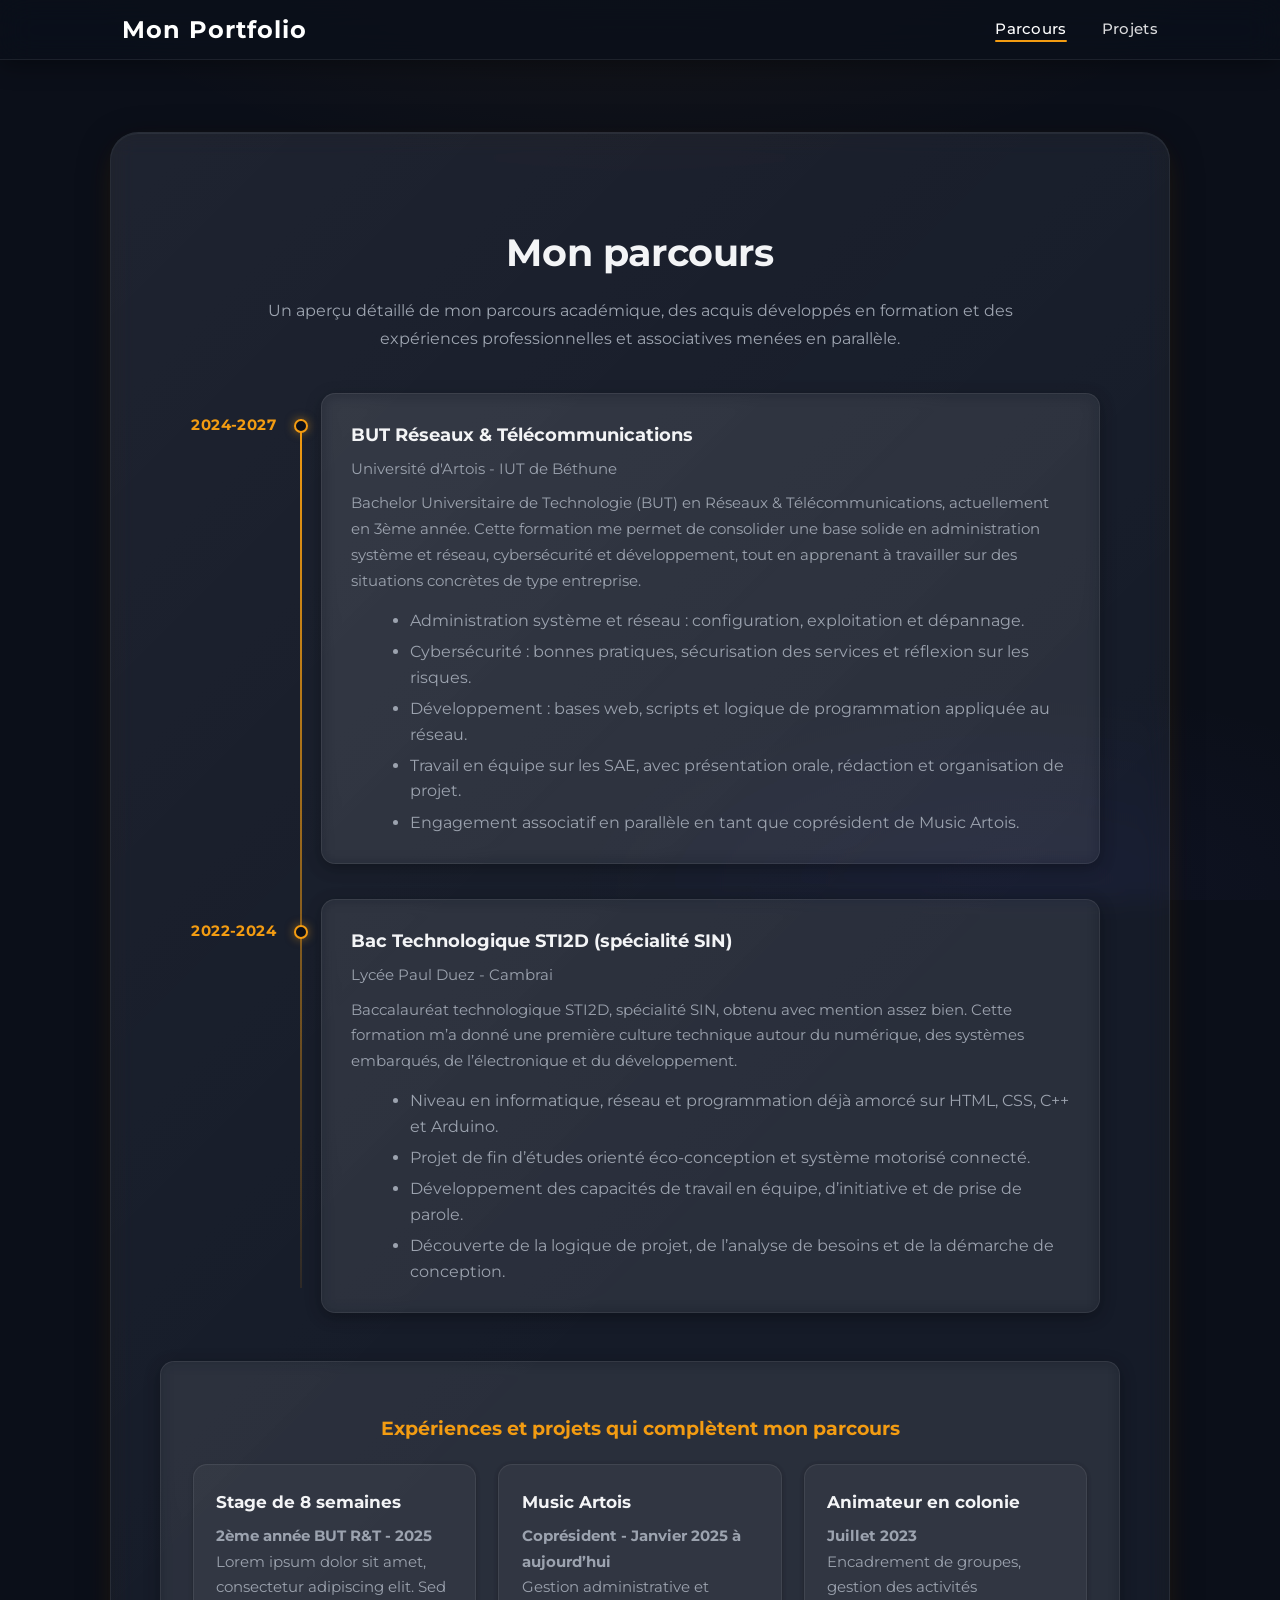
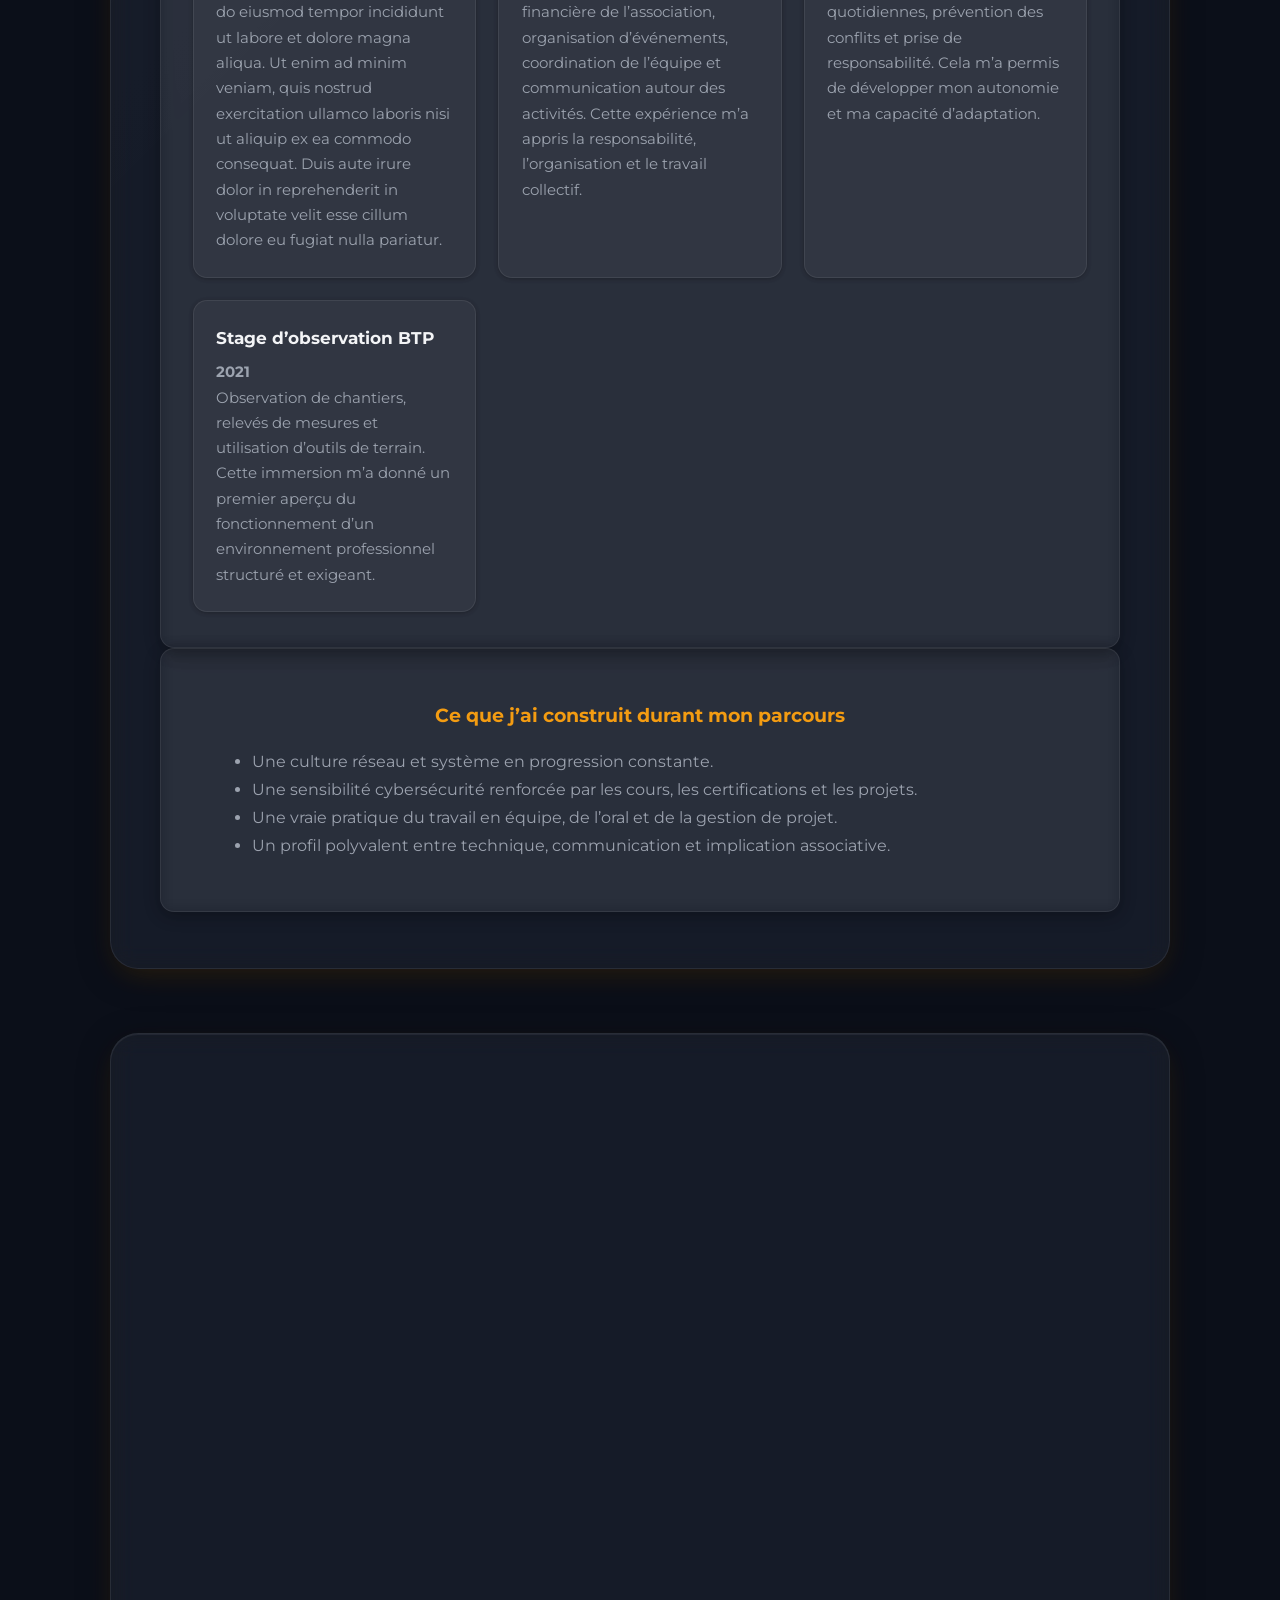
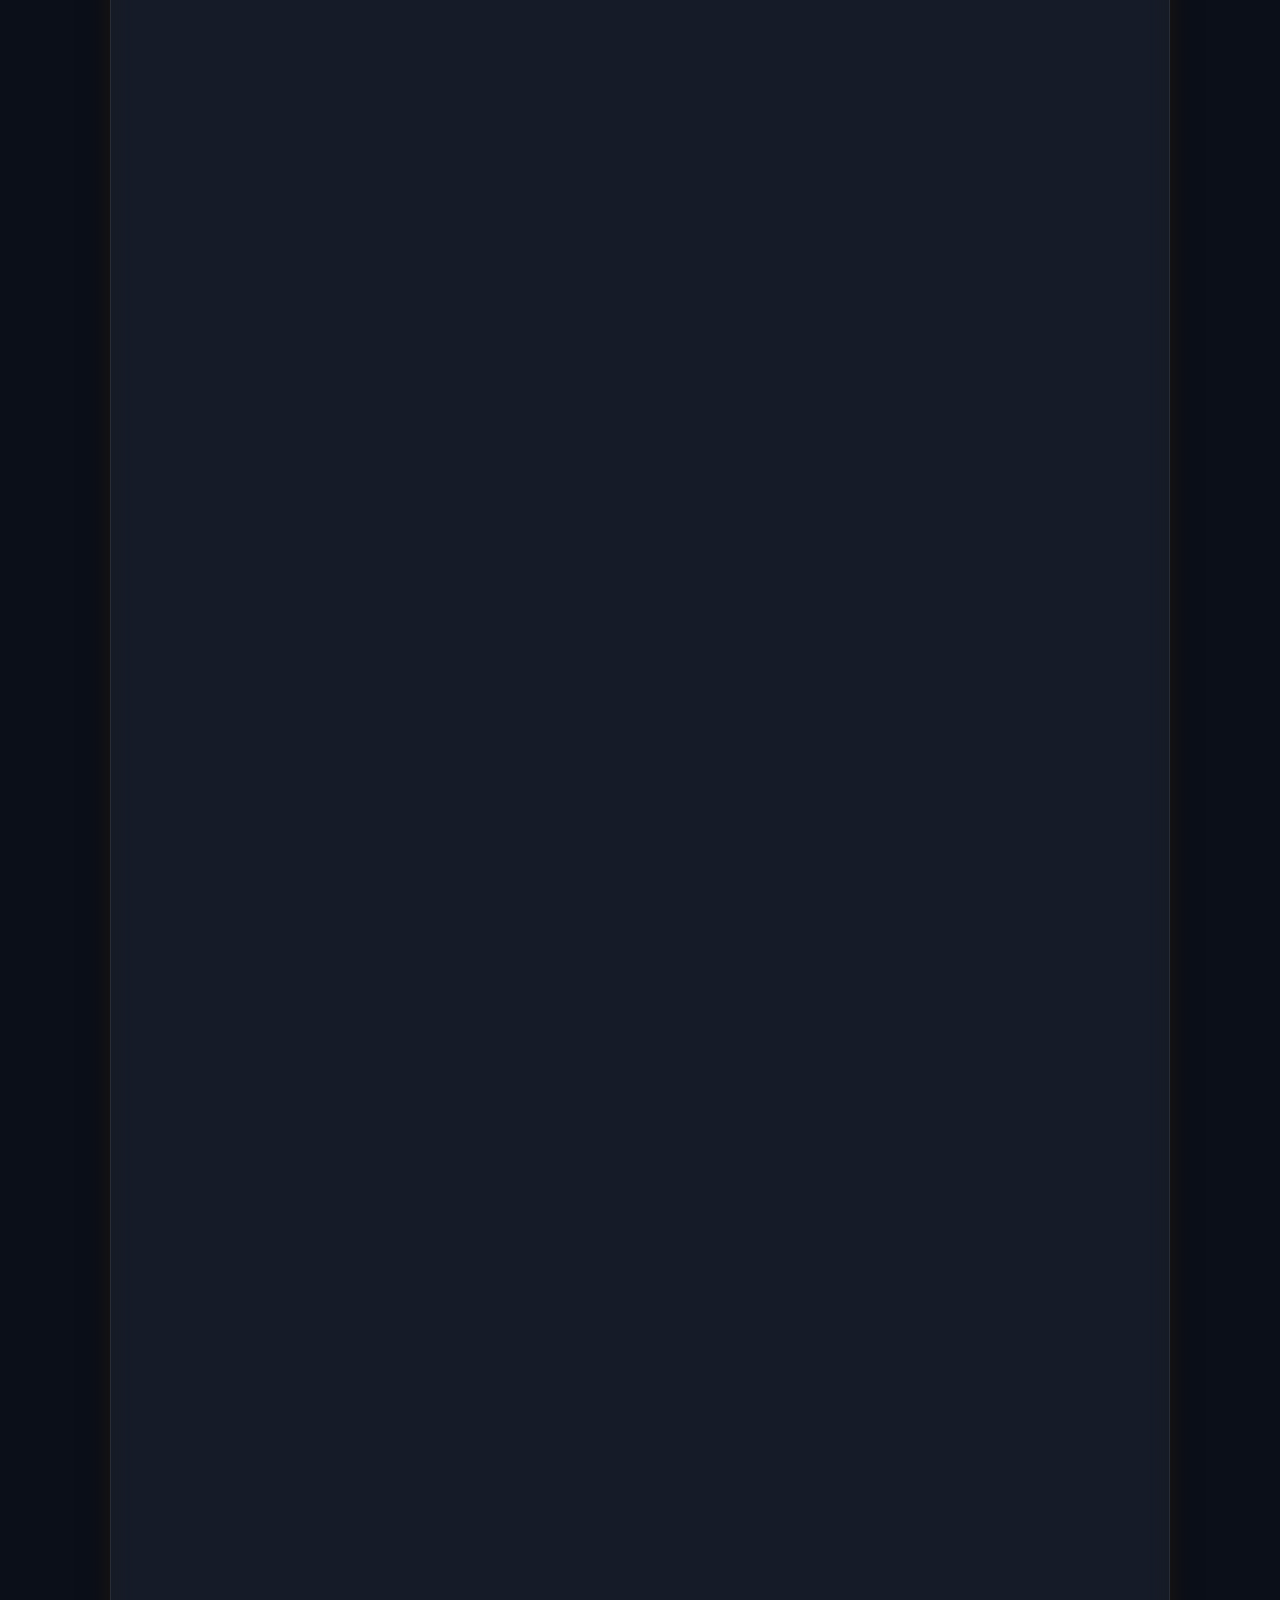
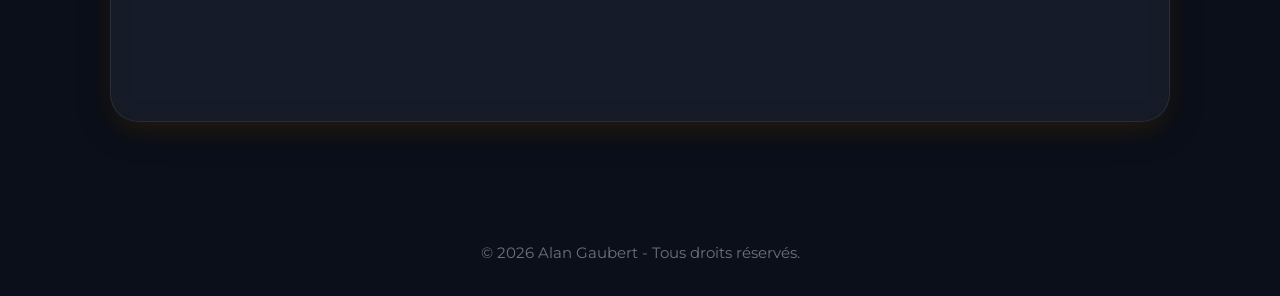
<file: parcours.html>
<!DOCTYPE html>
<html lang="fr">
  <head>
    <meta charset="UTF-8" />
    <meta name="viewport" content="width=device-width, initial-scale=1.0" />
    <title>Parcours &amp; Compétences | Alan Gaubert - BUT R&amp;T</title>
    <meta name="description" content="Parcours académique, expériences professionnelles (stage, engagement associatif Music Artois) et grille détaillée des compétences BUT Réseaux et Télécommunications d'Alan Gaubert." />
    <meta name="author" content="Alan Gaubert" />
    <meta name="robots" content="index,follow" />
    <meta name="theme-color" content="#0B0F19" />
    <link rel="canonical" href="https://www.alangaubert.fr/parcours.html" />

    <!-- Open Graph (Facebook / LinkedIn) -->
    <meta property="og:type" content="website" />
    <meta property="og:locale" content="fr_FR" />
    <meta property="og:site_name" content="Portfolio | Alan Gaubert" />
    <meta property="og:title" content="Parcours &amp; Compétences | Alan Gaubert - BUT R&amp;T" />
    <meta property="og:description" content="Découvrez mon parcours académique, mes compétences en administration réseaux et cybersécurité, ainsi que mes expériences de stage." />
    <meta property="og:url" content="https://www.alangaubert.fr/parcours.html" />
    <meta property="og:image" content="https://i.ibb.co/GQgfWWyQ/photo-concert.png" />

    <!-- Twitter Cards -->
    <meta name="twitter:card" content="summary_large_image" />
    <meta name="twitter:title" content="Parcours &amp; Compétences | Alan Gaubert - BUT R&amp;T" />
    <meta name="twitter:description" content="Parcours scolaire, compétences techniques et expériences en Réseaux et Télécommunications." />
    <meta name="twitter:image" content="https://i.ibb.co/GQgfWWyQ/photo-concert.png" />

    <!-- Stylesheets et typographies -->
    <link rel="stylesheet" href="styles/css/style.css" />
    <link rel="preconnect" href="https://fonts.googleapis.com" />
    <link rel="preconnect" href="https://fonts.gstatic.com" crossorigin />
    <link rel="stylesheet" href="https://cdn.jsdelivr.net/npm/bootstrap-icons@1.11.3/font/bootstrap-icons.min.css" />
    <link href="https://fonts.googleapis.com/css2?family=Montserrat:wght@400;600;700;800&display=swap" rel="stylesheet" />
  </head>
  <body>
    <!-- En-tête et navigation principale -->
    <header>
      <nav aria-label="Navigation principale">
        <a class="logo" href="index.html" aria-label="Page d'accueil du Portfolio d'Alan Gaubert">Mon Portfolio</a>
        <ul class="nav-links">
          <li><a href="parcours.html" class="active" aria-current="page">Parcours</a></li>
          <li><a href="projets.html">Projets</a></li>
        </ul>
      </nav>
    </header>

    <main id="main-content">
      <!-- Section Parcours académique et Timeline -->
      <section class="section-block etudes-section" id="parcours-scolaire" aria-labelledby="parcours-title">
        <h1 id="parcours-title">Mon parcours</h1>
        <p class="etudes-intro">Un aperçu détaillé de mon parcours académique, des acquis développés en formation et des expériences professionnelles et associatives menées en parallèle.</p>

        <!-- Frise chronologique des formations -->
        <div class="etudes-timeline" aria-label="Chronologie des formations">
          <div class="etape">
            <span class="etape-date">2024-2027</span>
            <div class="etape-content">
              <h2>BUT Réseaux &amp; Télécommunications</h2>
              <p>Université d'Artois - IUT de Béthune</p>
              <p class="etape-summary">Bachelor Universitaire de Technologie (BUT) en Réseaux &amp; Télécommunications, actuellement en 3ème année. Cette formation me permet de consolider une base solide en administration système et réseau, cybersécurité et développement, tout en apprenant à travailler sur des situations concrètes de type entreprise.</p>
              <ul>
                <li>Administration système et réseau : configuration, exploitation et dépannage.</li>
                <li>Cybersécurité : bonnes pratiques, sécurisation des services et réflexion sur les risques.</li>
                <li>Développement : bases web, scripts et logique de programmation appliquée au réseau.</li>
                <li>Travail en équipe sur les SAE, avec présentation orale, rédaction et organisation de projet.</li>
                <li>Engagement associatif en parallèle en tant que coprésident de Music Artois.</li>
              </ul>
            </div>
          </div>

          <div class="etape">
            <span class="etape-date">2022-2024</span>
            <div class="etape-content">
              <h2>Bac Technologique STI2D (spécialité SIN)</h2>
              <p>Lycée Paul Duez - Cambrai</p>
              <p class="etape-summary">Baccalauréat technologique STI2D, spécialité SIN, obtenu avec mention assez bien. Cette formation m’a donné une première culture technique autour du numérique, des systèmes embarqués, de l’électronique et du développement.</p>
              <ul>
                <li>Niveau en informatique, réseau et programmation déjà amorcé sur HTML, CSS, C++ et Arduino.</li>
                <li>Projet de fin d’études orienté éco-conception et système motorisé connecté.</li>
                <li>Développement des capacités de travail en équipe, d’initiative et de prise de parole.</li>
                <li>Découverte de la logique de projet, de l’analyse de besoins et de la démarche de conception.</li>
              </ul>
            </div>
          </div>
        </div>

        <!-- Expériences et projets d'accompagnement -->
        <div class="etudes-projets">
          <h2>Expériences et projets qui complètent mon parcours</h2>
          <div class="etudes-grid">
            <article class="etude-card">
              <h3>Stage de 8 semaines</h3>
              <p class="etude-meta">2ème année BUT R&amp;T - 2025</p>
              <p>Lorem ipsum dolor sit amet, consectetur adipiscing elit. Sed do eiusmod tempor incididunt ut labore et dolore magna aliqua. Ut enim ad minim veniam, quis nostrud exercitation ullamco laboris nisi ut aliquip ex ea commodo consequat. Duis aute irure dolor in reprehenderit in voluptate velit esse cillum dolore eu fugiat nulla pariatur.</p>
            </article>
            <article class="etude-card">
              <h3>Music Artois</h3>
              <p class="etude-meta">Coprésident - Janvier 2025 à aujourd’hui</p>
              <p>Gestion administrative et financière de l’association, organisation d’événements, coordination de l’équipe et communication autour des activités. Cette expérience m’a appris la responsabilité, l’organisation et le travail collectif.</p>
            </article>
            <article class="etude-card">
              <h3>Animateur en colonie</h3>
              <p class="etude-meta">Juillet 2023</p>
              <p>Encadrement de groupes, gestion des activités quotidiennes, prévention des conflits et prise de responsabilité. Cela m’a permis de développer mon autonomie et ma capacité d’adaptation.</p>
            </article>
            <article class="etude-card">
              <h3>Stage d’observation BTP</h3>
              <p class="etude-meta">2021</p>
              <p>Observation de chantiers, relevés de mesures et utilisation d’outils de terrain. Cette immersion m’a donné un premier aperçu du fonctionnement d’un environnement professionnel structuré et exigeant.</p>
            </article>
          </div>
        </div>

        <!-- Bilan de compétences acquises -->
        <div class="etudes-projets">
          <h2>Ce que j’ai construit durant mon parcours</h2>
          <ul>
            <li>Une culture réseau et système en progression constante.</li>
            <li>Une sensibilité cybersécurité renforcée par les cours, les certifications et les projets.</li>
            <li>Une vraie pratique du travail en équipe, de l’oral et de la gestion de projet.</li>
            <li>Un profil polyvalent entre technique, communication et implication associative.</li>
          </ul>
        </div>
      </section>

      <!-- Section Grille des Compétences BUT R&T -->
      <section class="section-block competences-section" id="competences" aria-labelledby="competences-title">
        <h1 id="competences-title">Grille des Compétences BUT R&amp;T</h1>
        <p class="competences-intro">Synthèse personnelle des compétences développées dans le cadre du BUT Réseaux &amp; Télécommunications <a href="https://www.enseignementsup-recherche.gouv.fr/sites/default/files/2023-12/r-seaux-et-t-l-communications-30876.pdf" target="_blank" rel="noopener noreferrer" aria-label="Programme national BUT R&amp;T (PDF, ouvre un nouvel onglet)">(programme national)</a>. Cliquez sur une ligne pour afficher le détail de l’apprentissage critique.</p>
        <p class="competences-meta">Niveaux actuels (3ème année) : Administrer (N2), Connecter (N2), Programmer (N2), Sécuriser (N1), Surveiller (N1).</p>
        <div class="competences-legend">Légende niveaux : <span class="level-badge level-1">Niveau 1</span> Initiation / Bases <span class="level-badge level-2">Niveau 2</span> Consolidation / Mise en œuvre <span class="level-badge level-3">Niveau 3</span> Maîtrise / Expertise</div>

        <div class="competences-grid">
          <!-- Compétence 1 : Administrer -->
          <div class="competence-card open">
            <h2>Administrer les réseaux et l'internet <span class="level-badge level-2">N2</span></h2>
            <ul class="ac-list">
              <li class="ac-item">
                <div class="ac-item-header"><span>AC21.01 — Configurer et dépanner le routage dynamique dans un réseau</span><i class="bi bi-chevron-down ac-chevron" aria-hidden="true"></i></div>
                <div class="ac-item-body"><strong class="ac-item-sae">SAE 3.03 — Concevoir un réseau informatique multi-sites</strong><p class="ac-item-desc">Cette SAE m'a permis de configurer et de valider le routage inter-VLAN via des sous-interfaces (encapsulation dot1Q) sur routeurs Cisco C800, puis de diagnostiquer les erreurs de connectivite entre segments. J'ai egalement mis en place une route par defaut, le NAT/PAT pour l'acces Internet et des tests de connectivite de bout en bout. L'interconnexion multi-sites (siege-succursale) a confirme ma capacite a integrer une logique de routage globale avec remontee du trafic au siege.</p></div>
              </li>
              <li class="ac-item">
                <div class="ac-item-header"><span>AC21.02 — Configurer et expliquer une politique simple de QoS et les fonctions de base de la sécurité d'un réseau</span><i class="bi bi-chevron-down ac-chevron" aria-hidden="true"></i></div>
                <div class="ac-item-body"><strong class="ac-item-sae">SAE 3.03 — Concevoir un réseau informatique multi-sites</strong><p class="ac-item-desc">J'ai defini une politique QoS simple afin de prioriser les flux VIDEO sur les liens internes et inter-sites, puis j'ai verifie l'impact sur la qualite de service percue. En parallele, j'ai applique les fonctions de securite de base avec ACL, restriction d'administration aux postes du reseau ADMIN, et filtrage du trafic sortant via proxy. Cette combinaison montre ma capacite a articuler performance reseau et securisation operationnelle.</p></div>
              </li>
              <li class="ac-item">
                <div class="ac-item-header"><span>AC21.03 — Déployer des postes clients et des solutions virtualisées adaptées à une situation donnée</span><i class="bi bi-chevron-down ac-chevron" aria-hidden="true"></i></div>
                <div class="ac-item-body"><strong class="ac-item-sae">SAE 3.03 — Concevoir un réseau informatique multi-sites</strong><p class="ac-item-desc">J'ai deploie un environnement Windows Server avec Active Directory sur le domaine societe6.pepiniere.rt afin de centraliser l'identite et les droits utilisateurs. J'ai prepare et configure plusieurs machines virtuelles dediees (DNS, proxy, BDD, serveur web) en fonction des besoins du cahier des charges. La gestion des espaces personnels et partages via l'AD valide ma capacite a fournir une infrastructure exploitable par des utilisateurs reels.</p></div>
              </li>
              <li class="ac-item">
                <div class="ac-item-header"><span>AC21.04 — Déployer des services réseaux avancés</span><i class="bi bi-chevron-down ac-chevron" aria-hidden="true"></i></div>
                <div class="ac-item-body"><strong class="ac-item-sae">SAE 3.03 — Concevoir un réseau informatique multi-sites</strong><p class="ac-item-desc">Cette SAE couvre le deploiement coordonne de services reseau avances: DNS principal et replicat, messagerie interne, proxy de filtrage, DHCP multi-pools par VLAN, serveur Syslog centralise et serveur web relie a la BDD. J'ai documente la chaine de dependances entre services pour assurer une mise en production stable. Le resultat valide ma capacite a administrer une architecture de services coherente, maintenable et orientee exploitation.</p></div>
              </li>
              <li class="ac-item">
                <div class="ac-item-header"><span>AC21.05 — Identifier les réseaux opérateurs et l'architecture d'Internet</span><i class="bi bi-chevron-down ac-chevron" aria-hidden="true"></i></div>
                <div class="ac-item-body"><strong class="ac-item-sae">SAE 3.03 — Concevoir un réseau informatique multi-sites</strong><p class="ac-item-desc">J'ai analyse l'architecture WAN necessaire a l'interconnexion siege-succursale via le VLAN 800 operateur et configure les adressages correspondants. La mise en place des passerelles et des flux inter-sites m'a permis d'identifier clairement le role du reseau operateur dans l'acheminement. Le choix de faire remonter le trafic succursale vers le proxy du siege illustre la maitrise d'une architecture Internet centralisee.</p></div>
              </li>
              <li class="ac-item">
                <div class="ac-item-header"><span>AC21.06 — Travailler en équipe pour développer ses compétences professionnelles</span><i class="bi bi-chevron-down ac-chevron" aria-hidden="true"></i></div>
                <div class="ac-item-body"><strong class="ac-item-sae">SAE 3.03 — Concevoir un réseau informatique multi-sites</strong><p class="ac-item-desc">Le projet a ete mene en equipe de 4 avec une repartition claire des roles, un suivi des taches et des points de synchronisation pour tenir le delai de mise en production. J'ai egalement encadre une equipe de RT1 sur leur SAE12, ce qui a renforce mes competences de transmission et d'accompagnement technique. La soutenance individuelle de 20 minutes a valide ma capacite a expliquer, argumenter et justifier des choix techniques.</p></div>
              </li>
            </ul>
          </div>

          <!-- Compétence 2 : Connecter -->
          <div class="competence-card open">
            <h2>Connecter les entreprises et les usagers <span class="level-badge level-2">N2</span></h2>
            <ul class="ac-list">
              <li class="ac-item">
                <div class="ac-item-header"><span>AC22.01 — Déployer et caractériser des systèmes de transmissions complexes</span><i class="bi bi-chevron-down ac-chevron" aria-hidden="true"></i></div>
                <div class="ac-item-body"><strong class="ac-item-sae">SAE 2.2 — Mesurer et caractériser un signal ou un système</strong><p class="ac-item-desc">Cette SAE m'a appris a caracteriser des signaux dans un contexte R&T en mobilisant deux approches complementaires: analyseur de spectre a balayage puis FFT. J'ai compare des signaux sinusoidaux, carres et bruites afin d'identifier leurs composantes frequentielles et leurs artefacts de mesure. Le filtrage numerique et le mini-projet final ont valide ma capacite a produire une analyse interpretable et argumentee a l'oral.</p></div>
              </li>
              <li class="ac-item">
                <div class="ac-item-header"><span>AC22.02 — Mettre en place un accès distant sécurisé</span><i class="bi bi-chevron-down ac-chevron" aria-hidden="true"></i></div>
                <div class="ac-item-body"><strong class="ac-item-sae">SAE 3.03 — Concevoir un réseau informatique multi-sites</strong><p class="ac-item-desc">J'ai mis en place un acces distant securise en activant SSHv2 sur l'ensemble des equipements avec des regles de session adaptees (timeout, acces restreint). L'administration a ete volontairement limitee au reseau ADMIN pour reduire la surface d'attaque. Le transit siege-succursale a ete pense comme un flux controle et securise, en coherence avec les exigences du parcours Cyber.</p></div>
              </li>
              <li class="ac-item">
                <div class="ac-item-header"><span>AC22.03 — Mettre en place une connexion multi-site via un réseau opérateur</span><i class="bi bi-chevron-down ac-chevron" aria-hidden="true"></i></div>
                <div class="ac-item-body"><strong class="ac-item-sae">SAE 3.03 — Concevoir un réseau informatique multi-sites</strong><p class="ac-item-desc">La connexion multi-site a ete construite autour d'un lien operateur VLAN 800 entre routeurs Cisco C800, avec une logique de centralisation du trafic au siege. J'ai configure la continuite des services entre sites avec replicat DNS et synchronisation reguliere des donnees. Cette realisation valide ma capacite a deployer une architecture distante fiable, exploitable et evolutive.</p></div>
              </li>
              <li class="ac-item">
                <div class="ac-item-header"><span>AC22.04 — Déployer des réseaux d'accès des opérateurs</span><i class="bi bi-chevron-down ac-chevron" aria-hidden="true"></i></div>
                <div class="ac-item-body"><strong class="ac-item-sae">SAE 3.03 — Concevoir un réseau informatique multi-sites</strong><p class="ac-item-desc">J'ai deploie l'infrastructure d'acces WAN en parametrant les interfaces cote siege et succursale avec l'adressage operateur defini. Le travail a consiste a relier la topologie locale aux contraintes du reseau d'acces, puis a valider les chemins de trafic inter-sites et Internet. Cette etape montre ma capacite a passer d'une conception LAN a une integration operateur complete.</p></div>
              </li>
              <li class="ac-item">
                <div class="ac-item-header"><span>AC22.05 — Capacité à questionner un cahier des charges RT</span><i class="bi bi-chevron-down ac-chevron" aria-hidden="true"></i></div>
                <div class="ac-item-body"><strong class="ac-item-sae">SAE 3.03 — Concevoir un réseau informatique multi-sites</strong><p class="ac-item-desc">J'ai interprete le cahier des charges en traduisant les besoins metier en choix techniques concrets: schema d'infrastructure, plan IP multi-VLAN et liste des services prioritaires. Le projet a ensuite ete decoupe en taches ordonnees avec jalons de validation pour securiser la mise en production. Cette demarche prouve ma capacite a questionner les exigences, clarifier les priorites et proposer une implementation realiste.</p></div>
              </li>
            </ul>
          </div>

          <!-- Compétence 3 : Programmer -->
          <div class="competence-card open">
            <h2>Programmer (outils et applications R&T) <span class="level-badge level-2">N2</span></h2>
            <ul class="ac-list">
              <li class="ac-item">
                <div class="ac-item-header"><span>AC23.01 — Automatiser l'administration système avec des scripts</span><i class="bi bi-chevron-down ac-chevron" aria-hidden="true"></i></div>
                <div class="ac-item-body"><strong class="ac-item-sae">SAE 3.03 — Concevoir un réseau informatique multi-sites</strong><p class="ac-item-desc">J'ai structure les configurations reseau en sequences de commandes reproductibles (VLAN, trunk, DHCP, NAT) pour accelerer le deploiement et reduire les erreurs manuelles. Cote systeme, j'ai automatise l'installation et la configuration des services Linux critiques (PostgreSQL, DNS, proxy). Cette approche valide une logique d'administration scriptable, plus fiable et plus facile a maintenir.</p></div>
              </li>
              <li class="ac-item">
                <div class="ac-item-header"><span>AC23.02 — Développer une application à partir d'un cahier des charges donné, pour le Web ou les périphériques mobiles</span><i class="bi bi-chevron-down ac-chevron" aria-hidden="true"></i></div>
                <div class="ac-item-body"><strong class="ac-item-sae">SAE 3.03 — Concevoir un réseau informatique multi-sites</strong><p class="ac-item-desc">La SAE m'a amene a concevoir un service web conforme a un besoin exprime dans le cahier des charges, en separant clairement exposition publique et donnees critiques. Le serveur interroge le replicat en lecture pour preserver l'integrite de la base de production. Cette architecture, possiblement conteneurisee, montre ma capacite a developper une application utile tout en respectant des contraintes d'infrastructure et de securite.</p></div>
              </li>
              <li class="ac-item">
                <div class="ac-item-header"><span>AC23.03 — Utiliser un protocole réseau pour programmer une application client/serveur</span><i class="bi bi-chevron-down ac-chevron" aria-hidden="true"></i></div>
                <div class="ac-item-body"><strong class="ac-item-sae">SAE 3.03 — Concevoir un réseau informatique multi-sites</strong><p class="ac-item-desc">J'ai mis en oeuvre une architecture client/serveur reelle en m'appuyant sur PostgreSQL avec replication par streaming WAL et flux reseau dedies. Le serveur web consomme les donnees via une connexion distante maitrisee, tandis que les echanges internes sont assures par le serveur mail du domaine. Cette partie valide ma capacite a exploiter des protocoles reseau dans une chaine applicative complete.</p></div>
              </li>
              <li class="ac-item">
                <div class="ac-item-header"><span>AC23.04 — Installer, administrer un système de gestion de données</span><i class="bi bi-chevron-down ac-chevron" aria-hidden="true"></i></div>
                <div class="ac-item-body"><strong class="ac-item-sae">SAE 3.03 — Concevoir un réseau informatique multi-sites</strong><p class="ac-item-desc">J'ai installe et administre PostgreSQL en construisant une base de donnees structuree (schema production, tables metier, comptes techniques). La gestion fine des roles et privileges (lecture seule, lecture/ecriture, replication, administration) a ete un point central de la securisation. La replication master-slave via pg_basebackup et WAL prouve ma capacite a garantir disponibilite et continuite de service.</p></div>
              </li>
              <li class="ac-item">
                <div class="ac-item-header"><span>AC23.05 — Accéder à un ensemble de données depuis une application et/ou un site web</span><i class="bi bi-chevron-down ac-chevron" aria-hidden="true"></i></div>
                <div class="ac-item-body"><strong class="ac-item-sae">SAE 3.03 — Concevoir un réseau informatique multi-sites</strong><p class="ac-item-desc">Le site web a ete connecte a un jeu de donnees distant via un role dedie en lecture seule (web_read), ce qui limite strictement les risques de modification involontaire. Les acces ont ete separes entre production (prod_rw) et consultation web pour conserver l'integrite des donnees. Cette implementation valide la capacite a interfacer une application avec une base de donnees de maniere robuste et securisee.</p></div>
              </li>
            </ul>
          </div>

          <!-- Compétence 4 : Sécuriser -->
          <div class="competence-card open">
            <h2>Sécuriser les équipements et les usages <span class="level-badge level-1">N1</span></h2>
            <ul class="ac-list">
              <li class="ac-item">
                <div class="ac-item-header"><span>AC24.01Cyber — Connaître et utiliser les bonnes pratiques et les recommandations de cybersécurité</span><i class="bi bi-chevron-down ac-chevron" aria-hidden="true"></i></div>
                <div class="ac-item-body"><strong class="ac-item-sae">SAE 3.03 — Concevoir un réseau informatique multi-sites</strong><p class="ac-item-desc">J'ai applique les bonnes pratiques cyber en segmentant l'infrastructure en VLANs metier afin de limiter les deplacements lateraux et mieux controler les flux. Le WiFi a ete separe entre usage interne securise et acces invite restreint au Web. Le principe du moindre privilege a ete applique autant sur les comptes BDD que sur les acces d'administration reseau.</p></div>
              </li>
              <li class="ac-item">
                <div class="ac-item-header"><span>AC24.02Cyber — Mettre en œuvre les outils fondamentaux de sécurisation d'une infrastructure du réseau</span><i class="bi bi-chevron-down ac-chevron" aria-hidden="true"></i></div>
                <div class="ac-item-body"><strong class="ac-item-sae">SAE 3.03 — Concevoir un réseau informatique multi-sites</strong><p class="ac-item-desc">Les outils fondamentaux de securisation ont ete deployes avec des ACL inter-VLAN, un proxy de filtrage sortant et une isolation stricte du reseau PRODUCTION. J'ai egalement integre une logique de resilience avec redondance materielle au siege pour limiter l'impact d'une panne. L'ensemble traduit une defense en profondeur adaptee a une infrastructure d'entreprise.</p></div>
              </li>
              <li class="ac-item">
                <div class="ac-item-header"><span>AC24.03Cyber — Sécuriser les services</span><i class="bi bi-chevron-down ac-chevron" aria-hidden="true"></i></div>
                <div class="ac-item-body"><strong class="ac-item-sae">SAE 3.03 — Concevoir un réseau informatique multi-sites</strong><p class="ac-item-desc">La securisation des services repose sur des acces d'administration controles (SSHv2, restrictions VLAN ADMIN, expiration de session) et sur une gestion stricte des droits applicatifs. Les comptes BDD ont ete differencies selon le besoin reel, avec une authentification adaptee et des privileges limites. La centralisation Syslog permet en plus une tracabilite utile pour l'audit et la reponse a incident.</p></div>
              </li>
              <li class="ac-item">
                <div class="ac-item-header"><span>AC24.04Cyber — Choisir les outils cryptographiques adaptés au besoin fonctionnel du système d'information</span><i class="bi bi-chevron-down ac-chevron" aria-hidden="true"></i></div>
                <div class="ac-item-body"><strong class="ac-item-sae">SAE 3.03 — Concevoir un réseau informatique multi-sites</strong><p class="ac-item-desc">J'ai retenu des mecanismes cryptographiques adaptes aux usages: SSHv2 pour l'administration distante et canal securise pour les echanges inter-sites. Le reseau sans fil interne est protege par authentification, tandis que le WiFi invite reste volontairement limite. Ce choix d'outils montre une adequation entre niveau de protection attendu et besoin fonctionnel.</p></div>
              </li>
              <li class="ac-item">
                <div class="ac-item-header"><span>AC24.05Cyber — Connaître les différents types d'attaque</span><i class="bi bi-chevron-down ac-chevron" aria-hidden="true"></i></div>
                <div class="ac-item-body"><strong class="ac-item-sae">SAE 3.03 — Concevoir un réseau informatique multi-sites</strong><p class="ac-item-desc">Le projet m'a sensibilise aux menaces classiques d'un SI: deplacement lateral, compromission d'un poste externe, abus d'acces et persistance non detectee. Les contre-mesures implementees (segmentation, filtrage proxy, reseau invite cloisonne, supervision Syslog) montrent que je sais relier un risque a un mecanisme de defense concret. Cette approche renforce ma capacite a raisonner en posture defensive.</p></div>
              </li>
              <li class="ac-item">
                <div class="ac-item-header"><span>AC24.06Cyber — Comprendre des documents techniques en anglais</span><i class="bi bi-chevron-down ac-chevron" aria-hidden="true"></i></div>
                <div class="ac-item-body"><strong class="ac-item-sae">SAE 3.03 &amp; SAE 2.2</strong><p class="ac-item-desc">J'ai travaille a partir de documentations techniques en anglais (Cisco IOS, PostgreSQL, bonnes pratiques de configuration) pour appliquer correctement les commandes et options critiques. La consultation de references constructeurs et de documents normatifs m'a permis de verifier les choix de parametrage. Cette competence est essentielle pour rester autonome face a des environnements techniques evolutifs.</p></div>
              </li>
            </ul>
          </div>

          <!-- Compétence 5 : Surveiller -->
          <div class="competence-card open">
            <h2>Surveiller les réseaux et les services <span class="level-badge level-1">N1</span></h2>
            <ul class="ac-list">
              <li class="ac-item">
                <div class="ac-item-header"><span>AC25.01Cyber — Administrer les protections contre les logiciels malveillants</span><i class="bi bi-chevron-down ac-chevron" aria-hidden="true"></i></div>
                <div class="ac-item-body"><strong class="ac-item-sae">SAE 3.03 — Concevoir un réseau informatique multi-sites</strong><p class="ac-item-desc">La surveillance defensive s'appuie sur un proxy de filtrage capable de reduire l'exposition aux contenus malveillants et sur un serveur Syslog centralisant les journaux de tous les equipements. J'ai organise les logs par source et type d'evenement pour faciliter l'analyse et le diagnostic. Cette demarche valide ma capacite a administrer des mecanismes de protection et a exploiter la trace technique au quotidien.</p></div>
              </li>
              <li class="ac-item">
                <div class="ac-item-header"><span>AC25.02Cyber — Prendre en main des outils de test de pénétration réseau/système</span><i class="bi bi-chevron-down ac-chevron" aria-hidden="true"></i></div>
                <div class="ac-item-body"><strong class="ac-item-sae">SAE 3.03 — Concevoir un réseau informatique multi-sites</strong><p class="ac-item-desc">J'ai realise des verifications actives de securite et de cloisonnement (ping, traceroute, tests d'acces SSH/Web selon l'origine) pour confirmer l'efficacite des regles appliquees. Ces tests ont permis d'identifier rapidement les ecarts de configuration avant mise en service. La validation de la replication BDD complete cette approche par un controle de disponibilite et d'integrite des services critiques.</p></div>
              </li>
            </ul>
          </div>
        </div>
      </section>
    </main>

    <!-- Pied de page avec Copyright dynamique -->
    <footer>
      <p>&copy; <span id="year"></span> Alan Gaubert - Tous droits réservés.</p>
    </footer>

    <!-- Script de gestion de l'année et de l'accordéon des compétences -->
    <script>
      document.getElementById("year").textContent = new Date().getFullYear();

      document.addEventListener('DOMContentLoaded', function () {
        const items = document.querySelectorAll('.ac-item');
        items.forEach((item) => {
          const header = item.querySelector('.ac-item-header');
          const body = item.querySelector('.ac-item-body');
          const chevron = item.querySelector('.ac-chevron');
          if (header && body && chevron) {
            header.setAttribute('role', 'button');
            header.setAttribute('tabindex', '0');
            header.setAttribute('aria-expanded', 'false');
            body.style.display = 'none';

            const toggle = () => {
              const expanded = header.getAttribute('aria-expanded') === 'true';
              header.setAttribute('aria-expanded', String(!expanded));
              body.style.display = expanded ? 'none' : 'block';
              chevron.classList.toggle('bi-chevron-down', expanded);
              chevron.classList.toggle('bi-chevron-up', !expanded);
            };

            header.addEventListener('click', toggle);
            header.addEventListener('keydown', (e) => {
              if (e.key === 'Enter' || e.key === ' ') {
                e.preventDefault();
                toggle();
              }
            });
          }
        });
      });
    </script>
  </body>
</html>
</file>
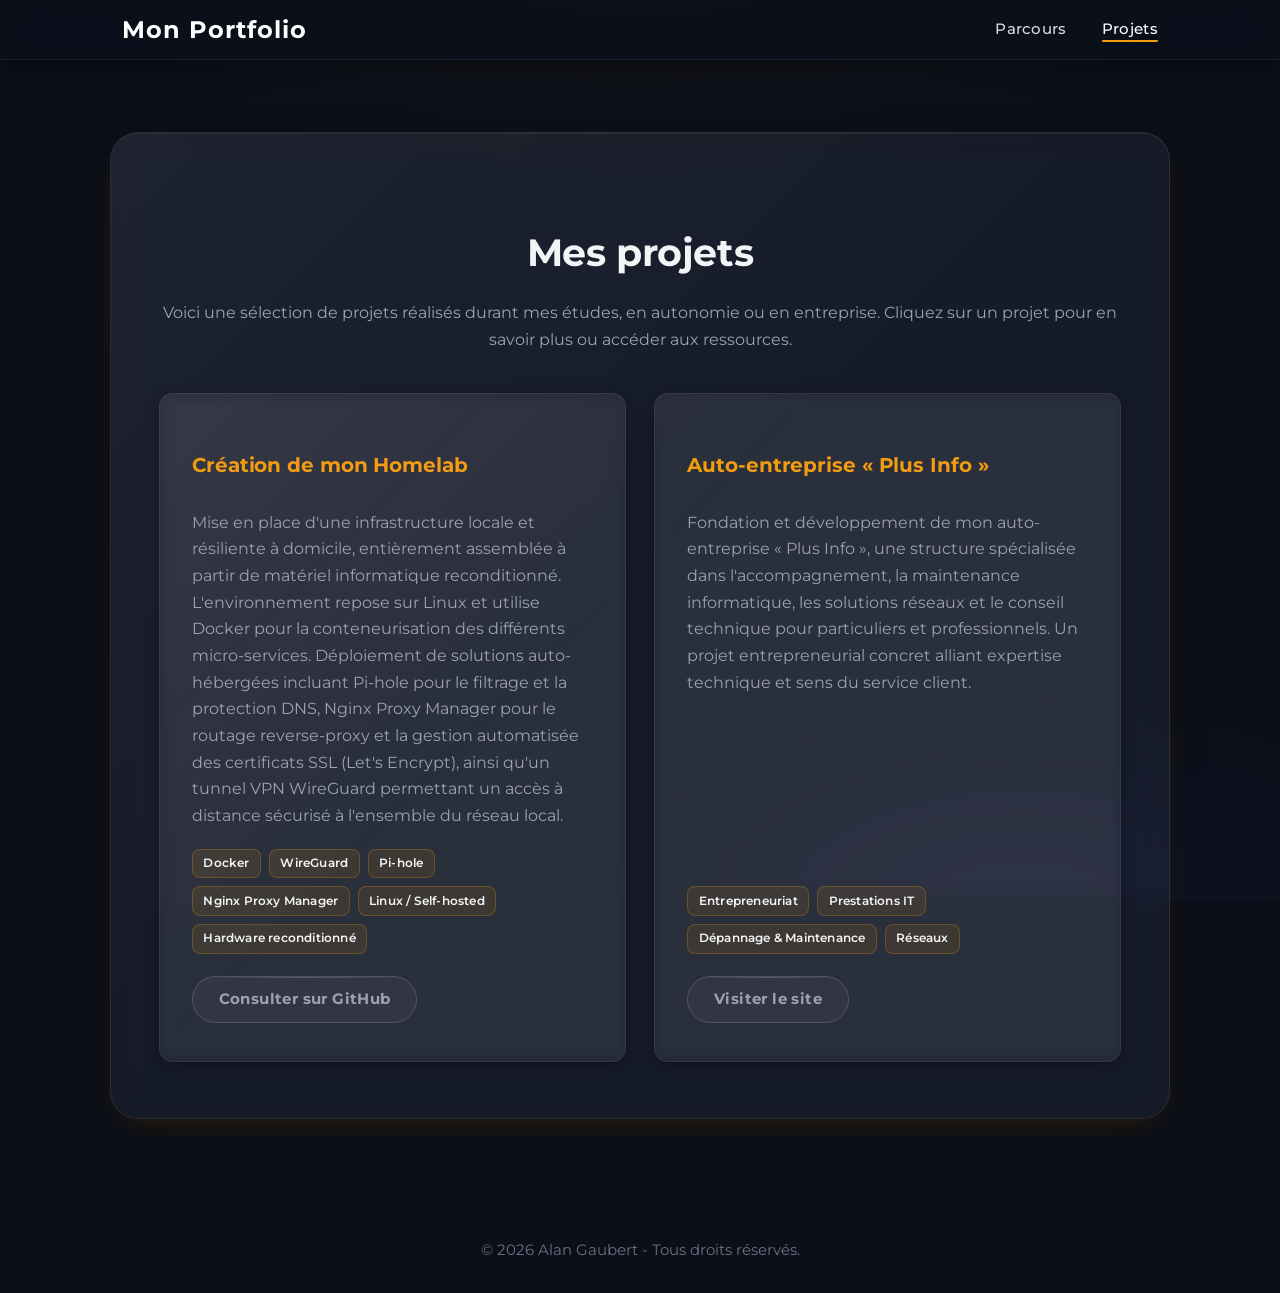
<file: projets.html>
<!DOCTYPE html>
<html lang="fr">
  <head>
    <meta charset="UTF-8" />
    <meta name="viewport" content="width=device-width, initial-scale=1.0" />
    <title>Projets | Alan Gaubert - Homelab &amp; Plus Info</title>
    <meta name="description" content="Projets et réalisations d'Alan Gaubert : Homelab auto-hébergé sous Docker (Pi-hole, WireGuard, Nginx Proxy Manager) et auto-entreprise Plus Info (prestations informatiques et réseaux)." />
    <meta name="author" content="Alan Gaubert" />
    <meta name="robots" content="index,follow" />
    <meta name="theme-color" content="#0B0F19" />
    <link rel="canonical" href="https://www.alangaubert.fr/projets.html" />

    <!-- Open Graph (Facebook / LinkedIn) -->
    <meta property="og:type" content="website" />
    <meta property="og:locale" content="fr_FR" />
    <meta property="og:site_name" content="Portfolio | Alan Gaubert" />
    <meta property="og:title" content="Projets | Alan Gaubert - Homelab &amp; Plus Info" />
    <meta property="og:description" content="Découvrez mes réalisations techniques : déploiement d'un Homelab résilient et gestion de l'auto-entreprise Plus Info." />
    <meta property="og:url" content="https://www.alangaubert.fr/projets.html" />
    <meta property="og:image" content="https://i.ibb.co/GQgfWWyQ/photo-concert.png" />

    <!-- Twitter Cards -->
    <meta name="twitter:card" content="summary_large_image" />
    <meta name="twitter:title" content="Projets | Alan Gaubert - Homelab &amp; Plus Info" />
    <meta name="twitter:description" content="Projets techniques, stack utilisée et réalisations concrètes en réseaux et informatique." />
    <meta name="twitter:image" content="https://i.ibb.co/GQgfWWyQ/photo-concert.png" />

    <!-- Stylesheets et typographies -->
    <link rel="stylesheet" href="styles/css/style.css" />
    <link rel="preconnect" href="https://fonts.googleapis.com" />
    <link rel="preconnect" href="https://fonts.gstatic.com" crossorigin />
    <link href="https://fonts.googleapis.com/css2?family=Montserrat:wght@400;600;700;800&display=swap" rel="stylesheet" />
  </head>
  <body>
    <!-- En-tête et navigation principale -->
    <header>
      <nav aria-label="Navigation principale">
        <a class="logo" href="index.html" aria-label="Page d'accueil du Portfolio d'Alan Gaubert">Mon Portfolio</a>
        <ul class="nav-links">
          <li><a href="parcours.html">Parcours</a></li>
          <li><a href="projets.html" class="active" aria-current="page">Projets</a></li>
        </ul>
      </nav>
    </header>

    <main id="main-content">
      <!-- Section Réalisations et Projets -->
      <section class="section-block projets-section" aria-labelledby="projets-title">
        <h1 id="projets-title">Mes projets</h1>
        <p class="projets-intro">Voici une sélection de projets réalisés durant mes études, en autonomie ou en entreprise. Cliquez sur un projet pour en savoir plus ou accéder aux ressources.</p>

        <div class="projets-grid">
          <!-- Carte Projet 1 : Homelab -->
          <article class="projet-card" aria-labelledby="projet-homelab-title">
            <h2 id="projet-homelab-title">Création de mon Homelab</h2>
            <p class="projet-desc">
              Mise en place d'une infrastructure locale et résiliente à domicile, entièrement assemblée à partir de matériel informatique reconditionné. L'environnement repose sur Linux et utilise Docker pour la conteneurisation des différents micro-services. Déploiement de solutions auto-hébergées incluant Pi-hole pour le filtrage et la protection DNS, Nginx Proxy Manager pour le routage reverse-proxy et la gestion automatisée des certificats SSL (Let's Encrypt), ainsi qu'un tunnel VPN WireGuard permettant un accès à distance sécurisé à l'ensemble du réseau local.
            </p>
            <div class="projet-tags" aria-label="Technologies du projet Homelab">
              <span class="projet-tag">Docker</span>
              <span class="projet-tag">WireGuard</span>
              <span class="projet-tag">Pi-hole</span>
              <span class="projet-tag">Nginx Proxy Manager</span>
              <span class="projet-tag">Linux / Self-hosted</span>
              <span class="projet-tag">Hardware reconditionné</span>
            </div>
            <a href="https://github.com/alangaubert" class="projet-link" target="_blank" rel="noopener noreferrer" aria-label="Consulter les dépôts du projet Homelab sur GitHub (nouvel onglet)">Consulter sur GitHub</a>
          </article>

          <!-- Carte Projet 2 : Auto-entreprise Plus Info -->
          <article class="projet-card" aria-labelledby="projet-plusinfo-title">
            <h2 id="projet-plusinfo-title">Auto-entreprise « Plus Info »</h2>
            <p class="projet-desc">
              Fondation et développement de mon auto-entreprise « Plus Info », une structure spécialisée dans l'accompagnement, la maintenance informatique, les solutions réseaux et le conseil technique pour particuliers et professionnels. Un projet entrepreneurial concret alliant expertise technique et sens du service client.
            </p>
            <div class="projet-tags" aria-label="Domaines de compétences Plus Info">
              <span class="projet-tag">Entrepreneuriat</span>
              <span class="projet-tag">Prestations IT</span>
              <span class="projet-tag">Dépannage &amp; Maintenance</span>
              <span class="projet-tag">Réseaux</span>
            </div>
            <a href="https://www.plusinfo.fr" class="projet-link" target="_blank" rel="noopener noreferrer" aria-label="Visiter le site officiel de l'auto-entreprise Plus Info (nouvel onglet)">Visiter le site</a>
          </article>
        </div>
      </section>
    </main>

    <!-- Pied de page avec Copyright dynamique -->
    <footer>
      <p>&copy; <span id="year"></span> Alan Gaubert - Tous droits réservés.</p>
    </footer>
    <script>
      document.getElementById("year").textContent = new Date().getFullYear();
    </script>
  </body>
</html>
</file>
<file: styles/css/style.css>
/* ==========================================================================
   VARIABLES CSS — THÈME DARK TECH
   ========================================================================== */
:root {
  /* ── Palette sombre ────────────────────────────────────────────────────── */
  --color-bg:           #0B0F19;
  --color-bg-alt:       #111827;
  --color-surface:      rgba(255, 255, 255, 0.04);
  --color-surface-alt:  rgba(255, 255, 255, 0.06);
  --color-surface-card: rgba(255, 255, 255, 0.05);
  --color-border:       rgba(255, 255, 255, 0.08);
  --color-border-hover: rgba(243, 156, 18, 0.40);

  /* ── Textes ─────────────────────────────────────────────────────────────── */
  --color-text:         #F3F4F6;
  --color-text-muted:   #9CA3AF;
  --color-text-light:   #6B7280;

  /* ── Accentuation (orange/doré conservé) ───────────────────────────────── */
  --color-accent:       #f39c12;
  --color-accent-dark:  #d4870a;
  --color-accent-rgb:   243, 156, 18;
  --color-accent-glow:  rgba(243, 156, 18, 0.18);

  /* ── Header ─────────────────────────────────────────────────────────────── */
  --color-header-bg:    rgba(11, 15, 25, 0.80);

  /* ── Ombres ─────────────────────────────────────────────────────────────── */
  --shadow-xs:          0 1px 4px  rgba(0, 0, 0, 0.25);
  --shadow-sm:          0 4px 16px rgba(0, 0, 0, 0.30);
  --shadow-md:          0 8px 32px rgba(0, 0, 0, 0.40);
  --shadow-lg:          0 16px 56px rgba(0, 0, 0, 0.50);
  --shadow-accent:      0 10px 30px -10px rgba(var(--color-accent-rgb), 0.25);
  --shadow-glow:        0 0 24px rgba(var(--color-accent-rgb), 0.15);

  /* ── Rayons harmonisés ──────────────────────────────────────────────────── */
  --radius-sm:  8px;
  --radius-md:  14px;
  --radius-lg:  20px;
  --radius-xl:  28px;

  /* ── Typographie ────────────────────────────────────────────────────────── */
  --font-family: 'Montserrat', Arial, sans-serif;

  /* ── Transitions ────────────────────────────────────────────────────────── */
  --transition:  0.25s ease;
  --transition-slow: 0.4s ease;
}

/* ==========================================================================
   RESET & BASE
   ========================================================================== */
*, *::before, *::after {
  box-sizing: border-box;
}

/* Accessibilité (a11y) : Indicateur de focus clavier visible */
:focus-visible {
  outline: 2px solid var(--color-accent);
  outline-offset: 3px;
  border-radius: var(--radius-sm);
}

body {
  margin: 0;
  font-family: var(--font-family);
  background: var(--color-bg);
  color: var(--color-text);
  line-height: 1.65;
  -webkit-font-smoothing: antialiased;
  /* Grain subtil pour textures tech */
  background-image:
    radial-gradient(ellipse 80% 50% at 50% -10%, rgba(var(--color-accent-rgb), 0.06) 0%, transparent 60%),
    radial-gradient(ellipse 60% 40% at 80% 100%, rgba(99, 102, 241, 0.05) 0%, transparent 60%);
  background-attachment: fixed;
}


img {
  max-width: 100%;
  height: auto;
}

/* Liens textuels généraux */
a {
  color: var(--color-accent);
  text-decoration: none;
  transition: color var(--transition), text-shadow var(--transition);
}

a:hover {
  color: var(--color-accent-light);
  text-shadow: 0 0 8px rgba(var(--color-accent-rgb), 0.35);
}


/* ==========================================================================
   HEADER & NAV
   ========================================================================== */
header {
  position: sticky;
  top: 0;
  z-index: 1200;
  background: var(--color-header-bg);
  backdrop-filter: blur(16px) saturate(1.6);
  -webkit-backdrop-filter: blur(16px) saturate(1.6);
  color: #fff;
  padding: 0.6rem 0;
  border-bottom: 1px solid var(--color-border);
  box-shadow: 0 4px 24px rgba(0, 0, 0, 0.40);
}

nav {
  display: flex;
  justify-content: space-between;
  align-items: center;
  max-width: 1100px;
  margin: 0 auto;
  padding: 0 2rem;
}

.logo {
  color: #fff;
  text-decoration: none;
  font-weight: 700;
  font-size: 1.5rem;
  letter-spacing: 1px;
  transition: color var(--transition);
}

.logo:hover {
  color: var(--color-accent);
}

.nav-links {
  list-style: none;
  display: flex;
  gap: 2.2rem;
  margin: 0;
  padding: 0;
}

.nav-links a {
  color: rgba(255, 255, 255, 0.85);
  text-decoration: none;
  font-weight: 500;
  font-size: 0.95rem;
  letter-spacing: 0.3px;
  transition: color var(--transition);
  position: relative;
  padding-bottom: 2px;
}

.nav-links a::after {
  content: '';
  position: absolute;
  bottom: -2px;
  left: 0;
  width: 0;
  height: 2px;
  background: var(--color-accent);
  border-radius: 2px;
  transition: width var(--transition);
}

.nav-links a:hover,
.nav-links a.active {
  color: #fff;
}

.nav-links a:hover::after,
.nav-links a.active::after {
  width: 100%;
}

/* ==========================================================================
   LAYOUT PRINCIPAL
   ========================================================================== */
main {
  width: 100%;
  max-width: 1100px;
  margin: 2.5rem auto;
  padding: 0 1.25rem;
  display: flex;
  flex-direction: column;
  align-items: center;
}

main > * {
  width: 100%;
}

/* ==========================================================================
   SECTION BLOCK
   ========================================================================== */
.section-block {
  /* Glassmorphism — "verre dépoli" */
  background:    var(--color-surface-card);
  backdrop-filter: blur(12px) saturate(1.4);
  -webkit-backdrop-filter: blur(12px) saturate(1.4);
  border-radius: var(--radius-xl);
  border:        1px solid var(--color-border);
  box-shadow:
    var(--shadow-md),
    var(--shadow-accent),
    inset 0 1px 0 rgba(255, 255, 255, 0.06);
  margin:   2rem auto;
  padding:  3.5rem 3rem;
  max-width: 100%;
  width:    100%;
  content-visibility: auto;
  contain-intrinsic-size: 900px;
  position: relative;
  overflow: hidden;
}

/* Reflet lumineux subtil en haut à gauche */
.section-block::before {
  content: '';
  position: absolute;
  inset: 0;
  background: linear-gradient(
    135deg,
    rgba(255, 255, 255, 0.04) 0%,
    transparent 50%
  );
  pointer-events: none;
  border-radius: inherit;
}

/* ==========================================================================
   SECTION : PRÉSENTATION
   ========================================================================== */
.presentation-container {
  display: flex;
  flex-wrap: wrap;
  align-items: center;
  justify-content: space-between;
  gap: 3rem;
}

.presentation-text {
  flex: 1 1 350px;
  min-width: 300px;
}

/* Titre principal — dégradé lumineux */
.presentation-text h1 {
  font-size: 3.2rem;
  font-weight: 800;
  margin: 0 0 0.4rem 0;
  letter-spacing: -1px;
  line-height: 1.12;
  /* Dégradé texte : blanc → orange doré */
  background: linear-gradient(
    120deg,
    #ffffff  0%,
    #f3f4f6  40%,
    var(--color-accent) 100%
  );
  -webkit-background-clip: text;
  -webkit-text-fill-color: transparent;
  background-clip: text;
  /* Halo lumineux discret */
  filter: drop-shadow(0 0 18px rgba(var(--color-accent-rgb), 0.25));
}

/* Sous-titre accentué */
.presentation-text h2 {
  font-size: 1.2rem;
  font-weight: 600;
  color: var(--color-accent);
  margin: 0 0 1.4rem 0;
  letter-spacing: 0.4px;
  opacity: 0.9;
}

/* Paragraphe principal */
.presentation-text p {
  color: var(--color-text-muted);
  font-size: 1.02rem;
  line-height: 1.85;
  margin-bottom: 1.8rem;
}

/* Photo — effet flottant */
.presentation-photo {
  flex: 0 0 300px;
  display: flex;
  align-items: center;
  justify-content: flex-end;
  position: relative;
}

/* Halo derrière la photo */
.presentation-photo::after {
  content: '';
  position: absolute;
  inset: -10%;
  background: radial-gradient(
    ellipse at center,
    rgba(var(--color-accent-rgb), 0.12) 0%,
    transparent 70%
  );
  pointer-events: none;
  z-index: 0;
}

.presentation-photo img {
  max-width: 420px;
  width: 100%;
  border-radius: var(--radius-lg);
  border: 1.5px solid rgba(255, 255, 255, 0.10);
  box-shadow:
    0 20px 60px rgba(0, 0, 0, 0.60),
    0 0 40px rgba(var(--color-accent-rgb), 0.08),
    inset 0 1px 0 rgba(255, 255, 255, 0.05);
  object-fit: cover;
  position: relative;
  z-index: 1;
  transition: transform var(--transition-slow), box-shadow var(--transition-slow);
}

.presentation-photo img:hover {
  transform: translateY(-4px) scale(1.01);
  box-shadow:
    0 28px 70px rgba(0, 0, 0, 0.65),
    0 0 50px rgba(var(--color-accent-rgb), 0.14),
    inset 0 1px 0 rgba(255, 255, 255, 0.06);
}

/* ==========================================================================
   LIENS SOCIAUX
   ========================================================================== */
.social-links {
  display: flex;
  flex-wrap: wrap;
  gap: 0.75rem;
  margin-top: 0.5rem;
}

/* Ghost buttons avec glow accent */
.social-link {
  display: inline-flex;
  align-items: center;
  gap: 0.55rem;
  color: var(--color-text-muted);
  text-decoration: none;
  font-weight: 600;
  font-size: 0.92rem;
  padding: 0.58rem 1.25rem;
  border-radius: 999px;
  /* Bordure ghost semi-transparente */
  border: 1.5px solid rgba(255, 255, 255, 0.15);
  background: rgba(255, 255, 255, 0.03);
  transition: all 0.3s ease;
  margin-right: 0;
  position: relative;
  overflow: hidden;
  letter-spacing: 0.3px;
}

/* Brillance interne au repos */
.social-link::before {
  content: '';
  position: absolute;
  top: 0; left: 0; right: 0;
  height: 1px;
  background: linear-gradient(
    90deg,
    transparent,
    rgba(255, 255, 255, 0.18),
    transparent
  );
}

.social-link:last-child {
  margin-right: 0;
}

.social-link i {
  font-size: 1.1em;
  vertical-align: middle;
}

/* Hover : glow orange + fond semi-transparent + border accent */
.social-link:hover {
  color: var(--color-accent);
  border-color: rgba(var(--color-accent-rgb), 0.55);
  background: rgba(var(--color-accent-rgb), 0.08);
  box-shadow:
    0 0 16px rgba(var(--color-accent-rgb), 0.20),
    0 4px 16px rgba(0, 0, 0, 0.30);
  transform: translateY(-2px);
}

/* ==========================================================================
   SECTION : NAVIGATION RAPIDE
   ========================================================================== */
.quick-nav-section {
  text-align: center;
}

.quick-nav-section h2 {
  font-size: 1.9rem;
  font-weight: 700;
  margin-bottom: 2.5rem;
  letter-spacing: -0.3px;
}

.quick-nav-grid {
  display: flex;
  flex-direction: column;
  gap: 1.4rem;
  max-width: 860px;
  margin: 0 auto;
  width: 100%;
}

.quick-nav-card {
  display: flex;
  flex-direction: column;
  align-items: flex-start;
  width: 100%;
  /* Glassmorphism épuré pleine largeur */
  background: rgba(255, 255, 255, 0.04);
  backdrop-filter: blur(8px);
  -webkit-backdrop-filter: blur(8px);
  border-radius: var(--radius-md);
  box-shadow: var(--shadow-sm);
  padding: 1.8rem 2.2rem;
  text-decoration: none;
  color: var(--color-text);
  transition: transform var(--transition), box-shadow var(--transition), border-color var(--transition), background var(--transition);
  border: 1px solid var(--color-border);
  position: relative;
  overflow: hidden;
}

/* Reflet interne haut */
.quick-nav-card::before {
  content: '';
  position: absolute;
  top: 0; left: 0; right: 0;
  height: 1px;
  background: linear-gradient(90deg, transparent, rgba(255,255,255,0.12), transparent);
  pointer-events: none;
}

.quick-nav-card:hover {
  transform: translateY(-5px);
  background: rgba(255, 255, 255, 0.07);
  box-shadow:
    var(--shadow-md),
    0 0 20px rgba(var(--color-accent-rgb), 0.12);
  border-color: var(--color-border-hover);
}

.quick-nav-title {
  font-size: 1.2rem;
  font-weight: 700;
  margin-bottom: 0.6rem;
  color: var(--color-text);
}

.quick-nav-desc {
  font-size: 0.95rem;
  color: var(--color-text-muted);
  line-height: 1.6;
}

/* ==========================================================================
   SECTION : CERTIFICATIONS
   ========================================================================== */
.cert-section h2,
.cv-preview-section h2 {
  text-align: center;
  font-size: 1.9rem;
  font-weight: 700;
  margin-bottom: 0.75rem;
  letter-spacing: -0.3px;
}

.cert-intro,
.cv-preview-intro {
  text-align: center;
  color: var(--color-text-muted);
  margin-bottom: 1.8rem;
  font-size: 1rem;
}

.cert-summary-list {
  max-width: 820px;
  margin: 0 auto 1.5rem auto;
  background: rgba(255, 255, 255, 0.04);
  border-radius: var(--radius-md);
  padding: 1.5rem 1.8rem;
  box-shadow: var(--shadow-xs);
  border: 1px solid var(--color-border);
}

/* Logos certifications */
.cert-logos {
  display: flex;
  gap: 2rem;
  justify-content: center;
  align-items: center;
  margin: 1.8rem 0 2rem 0;
  flex-wrap: wrap;
}

.cert-logo {
  height: 72px;
  width: auto;
  border-radius: var(--radius-sm);
  box-shadow: var(--shadow-sm);
  transition: transform var(--transition), box-shadow var(--transition), filter var(--transition);
  background: #fff;
  padding: 0.5rem;
  cursor: pointer;
}

.cert-logos a:hover .cert-logo,
.cert-logo:hover {
  transform: scale(1.08) rotate(-2deg);
  box-shadow: var(--shadow-accent);
  filter: brightness(1.06) drop-shadow(0 0 8px rgba(243, 156, 18, 0.5));
}

/* Les certifications s'ouvrent directement en pleine page / nouvel onglet */

/* ==========================================================================
   SECTION : CV
   ========================================================================== */
.cv-preview-card {
  max-width: 820px;
  margin: 0 auto;
  background: rgba(255, 255, 255, 0.04);
  backdrop-filter: blur(8px);
  -webkit-backdrop-filter: blur(8px);
  border-radius: var(--radius-md);
  padding: 1rem;
  box-shadow: var(--shadow-md);
  border: 1px solid var(--color-border);
}

.cv-preview-image {
  width: 100%;
  display: block;
  border-radius: var(--radius-sm);
  border: 1px solid var(--color-border);
  opacity: 0.92;
}

.cv-preview-action {
  text-align: center;
  margin-top: 1.5rem;
}

/* Boutons principaux — style ghost dark avec glow */
.cv-link,
.projet-link {
  display: inline-block;
  padding: 0.65rem 1.6rem;
  border-radius: 999px;
  text-decoration: none;
  font-weight: 700;
  font-size: 0.92rem;
  letter-spacing: 0.4px;
  transition: all 0.3s ease;
  border: 1.5px solid rgba(255, 255, 255, 0.14);
  background: rgba(255, 255, 255, 0.04);
  color: var(--color-text-muted);
  position: relative;
  overflow: hidden;
}

/* Ligne brillante interne */
.cv-link::before,
.projet-link::before {
  content: '';
  position: absolute;
  top: 0; left: 0; right: 0;
  height: 1px;
  background: linear-gradient(90deg, transparent, rgba(255,255,255,0.2), transparent);
}

.cv-link {
  margin-top: 1rem;
  margin-bottom: 1.4rem;
}

.cv-link:hover,
.projet-link:hover {
  color: var(--color-accent);
  border-color: rgba(var(--color-accent-rgb), 0.55);
  background: rgba(var(--color-accent-rgb), 0.08);
  box-shadow:
    0 0 20px rgba(var(--color-accent-rgb), 0.22),
    0 6px 20px rgba(0, 0, 0, 0.35);
  transform: translateY(-2px);
}

/* ==========================================================================
   LISTES
   ========================================================================== */
.skills-list,
.cert-list {
  padding-left: 1.4rem;
  margin: 0 0 1.5rem 0;
  color: var(--color-text-muted);
}

.skills-list li,
.cert-list li {
  margin-bottom: 0.6rem;
  font-size: 1rem;
  line-height: 1.6;
}

/* ==========================================================================
   PAGE : ÉTUDES / TIMELINE
   ========================================================================== */
.etudes-section h1 {
  text-align: center;
  font-size: 2.4rem;
  font-weight: 700;
  margin-bottom: 0.8rem;
  letter-spacing: -0.4px;
}

.etudes-intro {
  text-align: center;
  color: var(--color-text-muted);
  max-width: 820px;
  margin: 0 auto 2.5rem auto;
  line-height: 1.75;
}

.etudes-timeline {
  max-width: 920px;
  margin: 0 auto 3rem auto;
  position: relative;
  display: flex;
  flex-direction: column;
  gap: 2.2rem;
}

/* Ligne continue de la frise chronologique */
.etudes-timeline::before {
  content: '';
  position: absolute;
  top: 1.6rem;
  bottom: 1.6rem;
  left: 120px;
  width: 2px;
  background: linear-gradient(
    180deg,
    var(--color-accent) 0%,
    rgba(var(--color-accent-rgb), 0.4) 70%,
    rgba(var(--color-accent-rgb), 0.1) 100%
  );
  z-index: 1;
}

.etape {
  display: flex;
  align-items: flex-start;
  position: relative;
  gap: 2.8rem;
  width: 100%;
}

/* Date de la timeline parfaitement alignée avec la carte */
.etape-date {
  width: 96px;
  flex-shrink: 0;
  text-align: right;
  font-size: 0.92rem;
  color: var(--color-accent);
  font-weight: 700;
  letter-spacing: 0.4px;
  padding-top: 1.5rem; /* Aligné au pixel près avec le titre h2 de .etape-content */
  line-height: 1.2;
}

/* Repère / puce lumineuse sur la ligne */
.etape::before {
  content: '';
  position: absolute;
  left: 114px; /* Centré sur la ligne à 120px : 120 - (14/2) + 1 = 114px */
  top: 1.6rem;
  width: 14px;
  height: 14px;
  border-radius: 50%;
  background: var(--color-bg);
  border: 2px solid var(--color-accent);
  box-shadow: 0 0 10px rgba(var(--color-accent-rgb), 0.5);
  z-index: 2;
  transition: transform var(--transition), box-shadow var(--transition), background-color var(--transition);
}

.etape:hover::before {
  transform: scale(1.25);
  background: var(--color-accent);
  box-shadow: 0 0 16px var(--color-accent);
}

.etape-content {
  flex: 1;
  background: rgba(255, 255, 255, 0.04);
  backdrop-filter: blur(8px);
  -webkit-backdrop-filter: blur(8px);
  border-radius: var(--radius-md);
  box-shadow: var(--shadow-sm);
  padding: 1.6rem 1.8rem 1.4rem 1.8rem;
  border: 1px solid var(--color-border);
  transition: transform var(--transition), box-shadow var(--transition), border-color var(--transition);
}

.etape-content:hover {
  transform: translateY(-2px);
  box-shadow: var(--shadow-md), 0 0 20px rgba(var(--color-accent-rgb), 0.10);
  border-color: var(--color-border-hover);
}

.etape-content h2 {
  font-size: 1.15rem;
  font-weight: 700;
  margin: 0 0 0.35rem 0;
  color: var(--color-text);
}

.etape-content p {
  margin: 0 0 0.6rem 0;
  color: var(--color-text-muted);
  font-size: 0.95rem;
}

.etape-content ul {
  margin: 0.9rem 0 0 1.2rem;
  color: var(--color-text-muted);
  line-height: 1.65;
  font-size: 0.97rem;
}

.etape-content li {
  margin-bottom: 0.35rem;
}

.etape-summary {
  color: var(--color-text-muted);
  line-height: 1.7;
  margin-bottom: 0.9rem;
  font-size: 0.97rem;
}

.etudes-projets {
  max-width: 960px;
  margin: 0 auto;
  background: rgba(255, 255, 255, 0.04);
  backdrop-filter: blur(8px);
  -webkit-backdrop-filter: blur(8px);
  border-radius: var(--radius-md);
  box-shadow: var(--shadow-sm);
  padding: 2.2rem 2rem;
  border: 1px solid var(--color-border);
}

.etudes-projets h2 {
  color: var(--color-accent);
  margin-bottom: 1rem;
  font-size: 1.2rem;
  font-weight: 700;
  text-align: center;
}

.etudes-projets ul {
  color: var(--color-text-muted);
  margin-left: 1.2rem;
  line-height: 1.75;
}

.etudes-grid {
  display: grid;
  grid-template-columns: repeat(auto-fit, minmax(240px, 1fr));
  gap: 1.4rem;
  margin-top: 1.2rem;
}

.etude-card {
  background: rgba(255, 255, 255, 0.04);
  border: 1px solid var(--color-border);
  border-radius: var(--radius-md);
  padding: 1.5rem 1.4rem;
  box-shadow: var(--shadow-xs);
  transition: transform var(--transition), box-shadow var(--transition), border-color var(--transition);
}

.etude-card:hover {
  transform: translateY(-4px);
  box-shadow:
    var(--shadow-md),
    0 0 16px rgba(var(--color-accent-rgb), 0.10);
  border-color: var(--color-border-hover);
}

.etude-card h3 {
  margin: 0 0 0.4rem 0;
  color: var(--color-text);
  font-size: 1.05rem;
  font-weight: 700;
}

.etude-meta {
  margin: 0 0 0.75rem 0;
  color: var(--color-accent);
  font-weight: 700;
  font-size: 0.9rem;
}

.etude-card p {
  margin: 0;
  color: var(--color-text-muted);
  line-height: 1.65;
  font-size: 0.96rem;
}

/* ==========================================================================
   PAGE : PROJETS
   ========================================================================== */
.projets-section h1 {
  text-align: center;
  font-size: 2.4rem;
  font-weight: 700;
  margin-bottom: 0.8rem;
  letter-spacing: -0.4px;
}

.projets-intro {
  text-align: center;
  color: var(--color-text-muted);
  margin-bottom: 2.5rem;
  font-size: 1rem;
}

.projets-grid {
  display: grid;
  grid-template-columns: repeat(auto-fit, minmax(300px, 1fr));
  gap: 1.8rem;
  max-width: 1200px;
  margin: 0 auto;
}

.projet-card {
  background: rgba(255, 255, 255, 0.04);
  backdrop-filter: blur(8px);
  -webkit-backdrop-filter: blur(8px);
  border-radius: var(--radius-md);
  box-shadow: var(--shadow-sm);
  padding: 2.4rem 2rem;
  display: flex;
  flex-direction: column;
  align-items: flex-start;
  transition: transform var(--transition), box-shadow var(--transition), border-color var(--transition);
  border: 1px solid var(--color-border);
}

.projet-card:hover {
  transform: translateY(-5px);
  box-shadow:
    var(--shadow-md),
    0 0 24px rgba(var(--color-accent-rgb), 0.12);
  border-color: var(--color-border-hover);
}

.projet-card h2 {
  font-size: 1.25rem;
  font-weight: 700;
  margin-bottom: 0.75rem;
  color: var(--color-accent);
  letter-spacing: -0.1px;
}

.projet-desc {
  font-size: 0.98rem;
  color: var(--color-text-muted);
  margin-bottom: 1.2rem;
  line-height: 1.7;
  flex: 1;
}

/* Tags de compétences / stack technique pour les projets */
.projet-tags {
  display: flex;
  flex-wrap: wrap;
  gap: 0.5rem;
  margin-bottom: 1.4rem;
}

.projet-tag {
  display: inline-block;
  padding: 0.22rem 0.65rem;
  background: rgba(var(--color-accent-rgb), 0.10);
  border: 1px solid rgba(var(--color-accent-rgb), 0.25);
  border-radius: var(--radius-sm);
  font-size: 0.78rem;
  font-weight: 600;
  color: var(--color-accent-light);
  letter-spacing: 0.2px;
}



/* ==========================================================================
   PAGE : COMPÉTENCES
   ========================================================================== */
.competences-section h1 {
  text-align: center;
  font-size: 2.4rem;
  font-weight: 700;
  margin-bottom: 0.8rem;
  letter-spacing: -0.4px;
}

.competences-intro {
  text-align: center;
  color: var(--color-text-muted);
  margin-bottom: 2rem;
  max-width: 820px;
  margin-left: auto;
  margin-right: auto;
  line-height: 1.75;
}

.competences-meta {
  text-align: center;
  font-size: 0.85rem;
  color: var(--color-text-muted);
  margin: -1.2rem 0 1.2rem 0;
}

.competences-legend {
  text-align: center;
  font-size: 0.78rem;
  color: var(--color-text-light);
  margin-bottom: 2rem;
}

.competences-grid {
  display: grid;
  grid-template-columns: repeat(auto-fit, minmax(300px, 1fr));
  gap: 1.5rem;
  max-width: 1300px;
  margin: 0 auto 2.5rem auto;
}

.competence-card {
  background: rgba(255, 255, 255, 0.04);
  backdrop-filter: blur(8px);
  -webkit-backdrop-filter: blur(8px);
  border-radius: var(--radius-md);
  box-shadow: var(--shadow-sm);
  padding: 2rem 1.6rem 1.6rem 1.6rem;
  display: flex;
  flex-direction: column;
  position: relative;
  transition: transform var(--transition), box-shadow var(--transition), border-color var(--transition);
  border: 1px solid var(--color-border);
  cursor: pointer;
  overflow: hidden;
}

/* Reflet interne */
.competence-card::before {
  content: '';
  position: absolute;
  top: 0; left: 0; right: 0;
  height: 1px;
  background: linear-gradient(90deg, transparent, rgba(255,255,255,0.10), transparent);
  pointer-events: none;
}

.competence-card:hover {
  transform: translateY(-4px);
  box-shadow:
    var(--shadow-md),
    0 0 24px rgba(var(--color-accent-rgb), 0.12);
  border-color: var(--color-border-hover);
}

.competence-card h2 {
  font-size: 1rem;
  font-weight: 700;
  margin: 0 0 0.6rem 0;
  color: var(--color-accent);
  text-transform: uppercase;
  letter-spacing: 0.7px;
  display: flex;
  align-items: center;
  gap: 0.5rem;
  flex-wrap: wrap;
}

.competence-card h2::after {
  content: "\25BC";
  margin-left: auto;
  font-size: 0.72rem;
  line-height: 1;
  transition: transform 0.25s ease;
  color: var(--color-text-light);
}

.competence-card[aria-expanded="true"] h2::after {
  transform: rotate(180deg);
}

/* Badges de niveau */
.level-badge {
  display: inline-block;
  padding: 0.18rem 0.55rem;
  border-radius: 999px;
  font-size: 0.65rem;
  font-weight: 800;
  letter-spacing: 0.4px;
  margin-left: 0.5rem;
  vertical-align: middle;
  border: 1px solid transparent;
}

/* Badges de niveau — adaptés dark */
.level-1 { background: rgba(253, 226, 226, 0.12); color: #fca5a5; border-color: rgba(245, 194, 194, 0.25); }
.level-2 { background: rgba(255, 239, 216, 0.10); color: #fbbf24; border-color: rgba(255, 217, 161, 0.25); }
.level-3 { background: rgba(227, 247, 230, 0.10); color: #6ee7b7; border-color: rgba(184, 235, 193, 0.25); }

/* AC (apprentissages critiques) */
.ac-list {
  margin: 0.5rem 0 0 0;
  padding: 0;
  list-style: none;
  display: block;
}

.ac-item {
  border-radius: var(--radius-sm);
  margin-bottom: 0.4rem;
  overflow: hidden;
  border: 1px solid var(--color-border);
  background: rgba(255, 255, 255, 0.03);
}

.ac-item-header {
  display: flex;
  align-items: center;
  justify-content: space-between;
  gap: 0.8rem;
  padding: 0.65rem 0.9rem;
  cursor: pointer;
  font-weight: 600;
  font-size: 0.87rem;
  color: var(--color-text);
  user-select: none;
  transition: background var(--transition), color var(--transition);
}

.ac-item-header:hover {
  background: var(--color-accent);
  color: #fff;
}

.ac-item-header:hover .ac-chevron {
  color: #fff;
}

.ac-chevron {
  flex-shrink: 0;
  font-size: 0.85rem;
  color: var(--color-text-light);
  transition: transform 0.25s ease, color var(--transition);
}

.ac-item-body {
  padding: 0.8rem 1.1rem 0.9rem 1.1rem;
  background: rgba(255, 255, 255, 0.02);
  border-top: 1px solid var(--color-border);
}

.ac-item-sae {
  display: block;
  margin: 0 0 0.4rem 0;
  color: #60a5fa;  /* bleu tech plus lisible sur fond sombre */
  font-size: 0.9rem;
  font-weight: 700;
}

.ac-item-desc {
  margin: 0;
  color: var(--color-text-muted);
  font-size: 0.88rem;
  line-height: 1.6;
}

/* ==========================================================================
   FOOTER
   ========================================================================== */
footer {
  text-align: center;
  padding: 2rem 0 1rem 0;
  color: var(--color-text-light);
  font-size: 0.92rem;
}

/* ==========================================================================
   RESPONSIVE — ≤ 900px
   ========================================================================== */
@media (max-width: 900px) {
  nav {
    flex-direction: column;
    justify-content: center;
    gap: 0.8rem;
    padding: 0.8rem 1rem;
  }

  .nav-links {
    width: 100%;
    justify-content: center;
    flex-wrap: wrap;
    gap: 0.6rem 1.2rem;
  }

  main {
    margin: 1.5rem auto;
    padding: 0 0.75rem;
  }

  .section-block {
    margin: 1.4rem auto;
    padding: 2rem 1.4rem;
    border-radius: var(--radius-lg);
  }

  .presentation-container {
    flex-direction: column;
    align-items: flex-start;
    gap: 2rem;
  }

  .presentation-text {
    min-width: 0;
  }

  .presentation-text h1 {
    font-size: 2.2rem;
  }

  .presentation-photo {
    flex: 1 1 auto;
    width: 100%;
    justify-content: center;
    margin-top: 1rem;
  }

  .presentation-photo img {
    max-width: 320px;
  }

  .quick-nav-grid,
  .projets-grid,
  .competences-grid,
  .etudes-grid {
    grid-template-columns: 1fr;
    gap: 1rem;
  }

  .cert-logos {
    flex-wrap: wrap;
    gap: 1rem;
  }

  .etudes-timeline {
    padding-left: 0;
  }

  .etudes-timeline::before {
    left: 16px;
    top: 1rem;
    bottom: 1rem;
  }

  .etape {
    flex-direction: column;
    gap: 0.5rem;
    padding-left: 2.6rem;
  }

  .etape::before {
    left: 10px;
    top: 0.35rem;
  }

  .etape-date {
    width: auto;
    text-align: left;
    padding-top: 0;
    display: inline-block;
    padding: 0.18rem 0.65rem;
    border-radius: 999px;
    background: rgba(var(--color-accent-rgb), 0.15);
    border: 1px solid rgba(var(--color-accent-rgb), 0.3);
    font-size: 0.82rem;
  }

  .etape-content,
  .etudes-projets,
  .cv-preview-card,
  .cert-summary-list {
    padding: 1.2rem;
  }
}

/* ==========================================================================
   RESPONSIVE — ≤ 520px
   ========================================================================== */
@media (max-width: 520px) {
  .logo {
    font-size: 1.2rem;
  }

  .nav-links {
    gap: 0.5rem 0.9rem;
  }

  .nav-links a {
    font-size: 0.9rem;
  }

  .section-block h1 {
    font-size: 1.75rem;
  }

  .section-block h2 {
    font-size: 1.2rem;
  }

  .social-links {
    display: flex;
    flex-wrap: wrap;
    gap: 0.6rem;
  }

  .social-link {
    font-size: 0.9rem;
    padding: 0.45rem 0.9rem;
  }

  .etude-card,
  .projet-card,
  .competence-card {
    padding: 1.2rem 1rem;
  }
}
</file>
